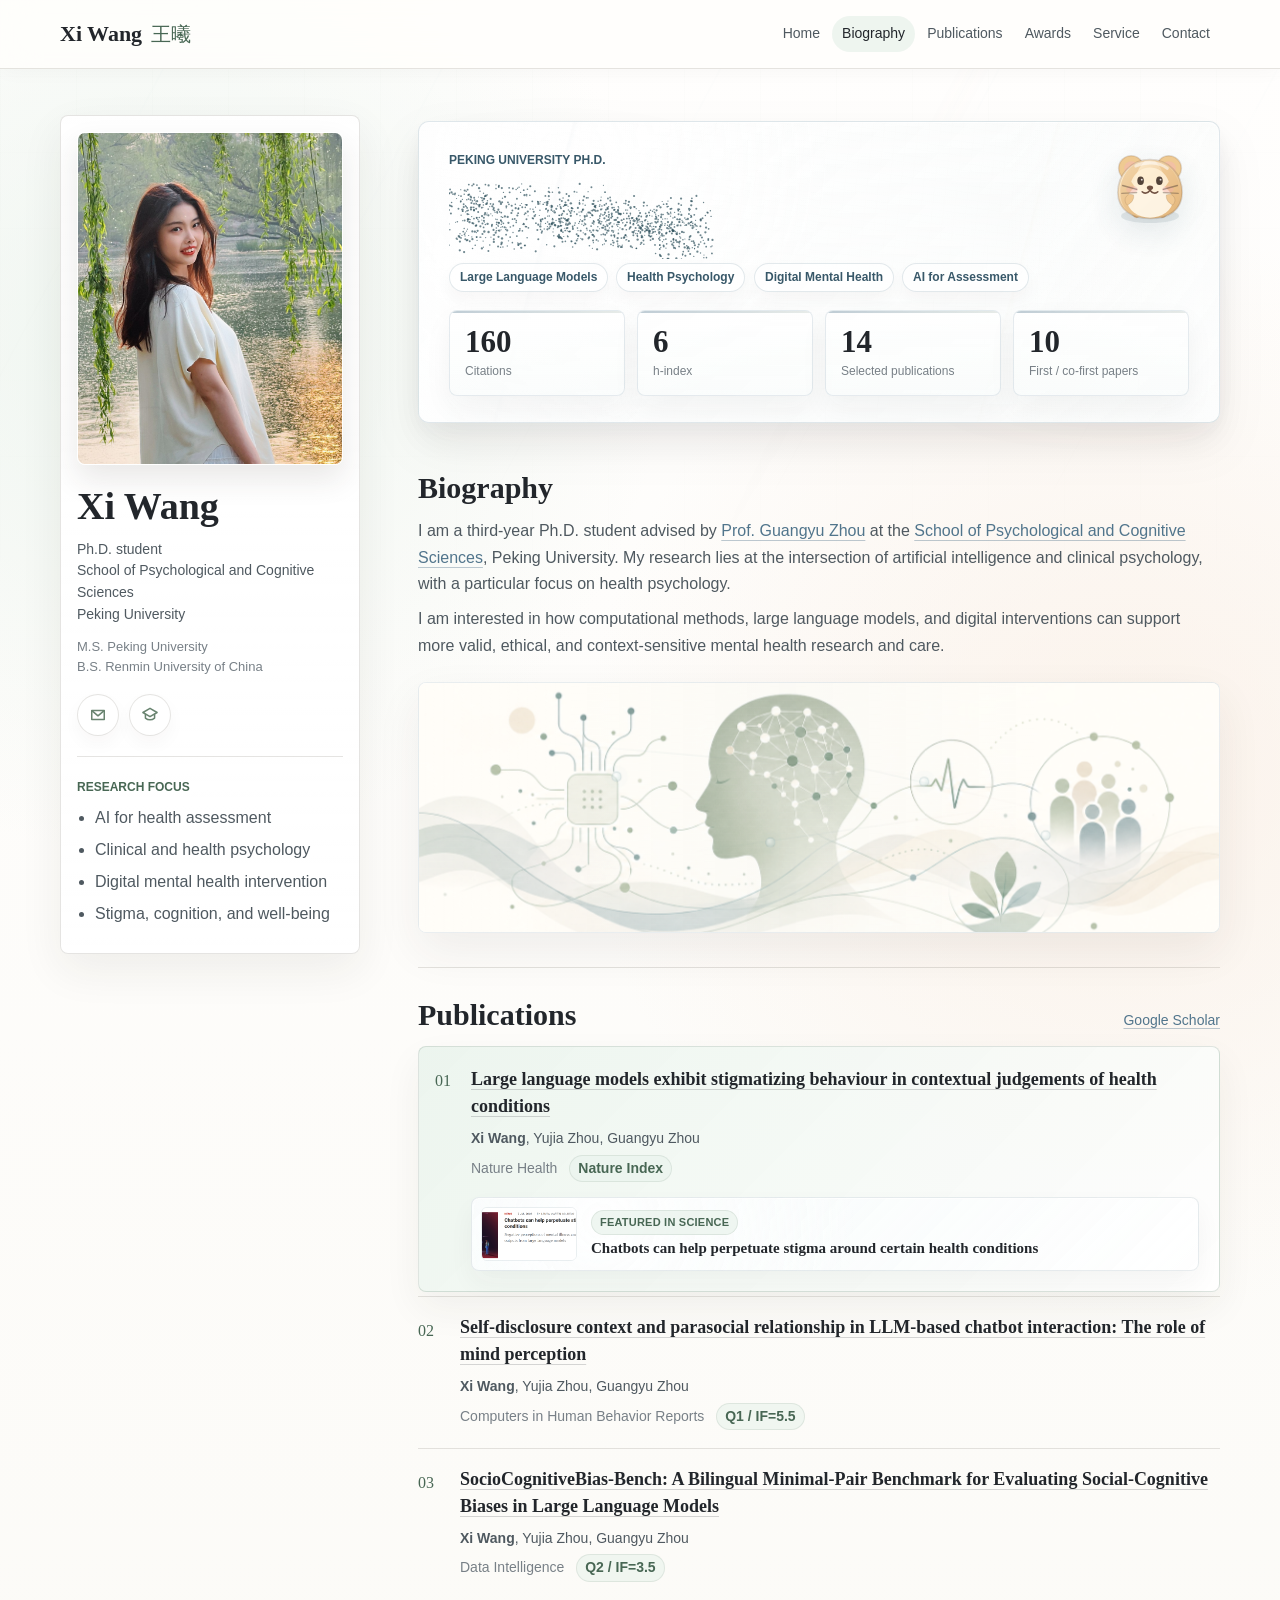
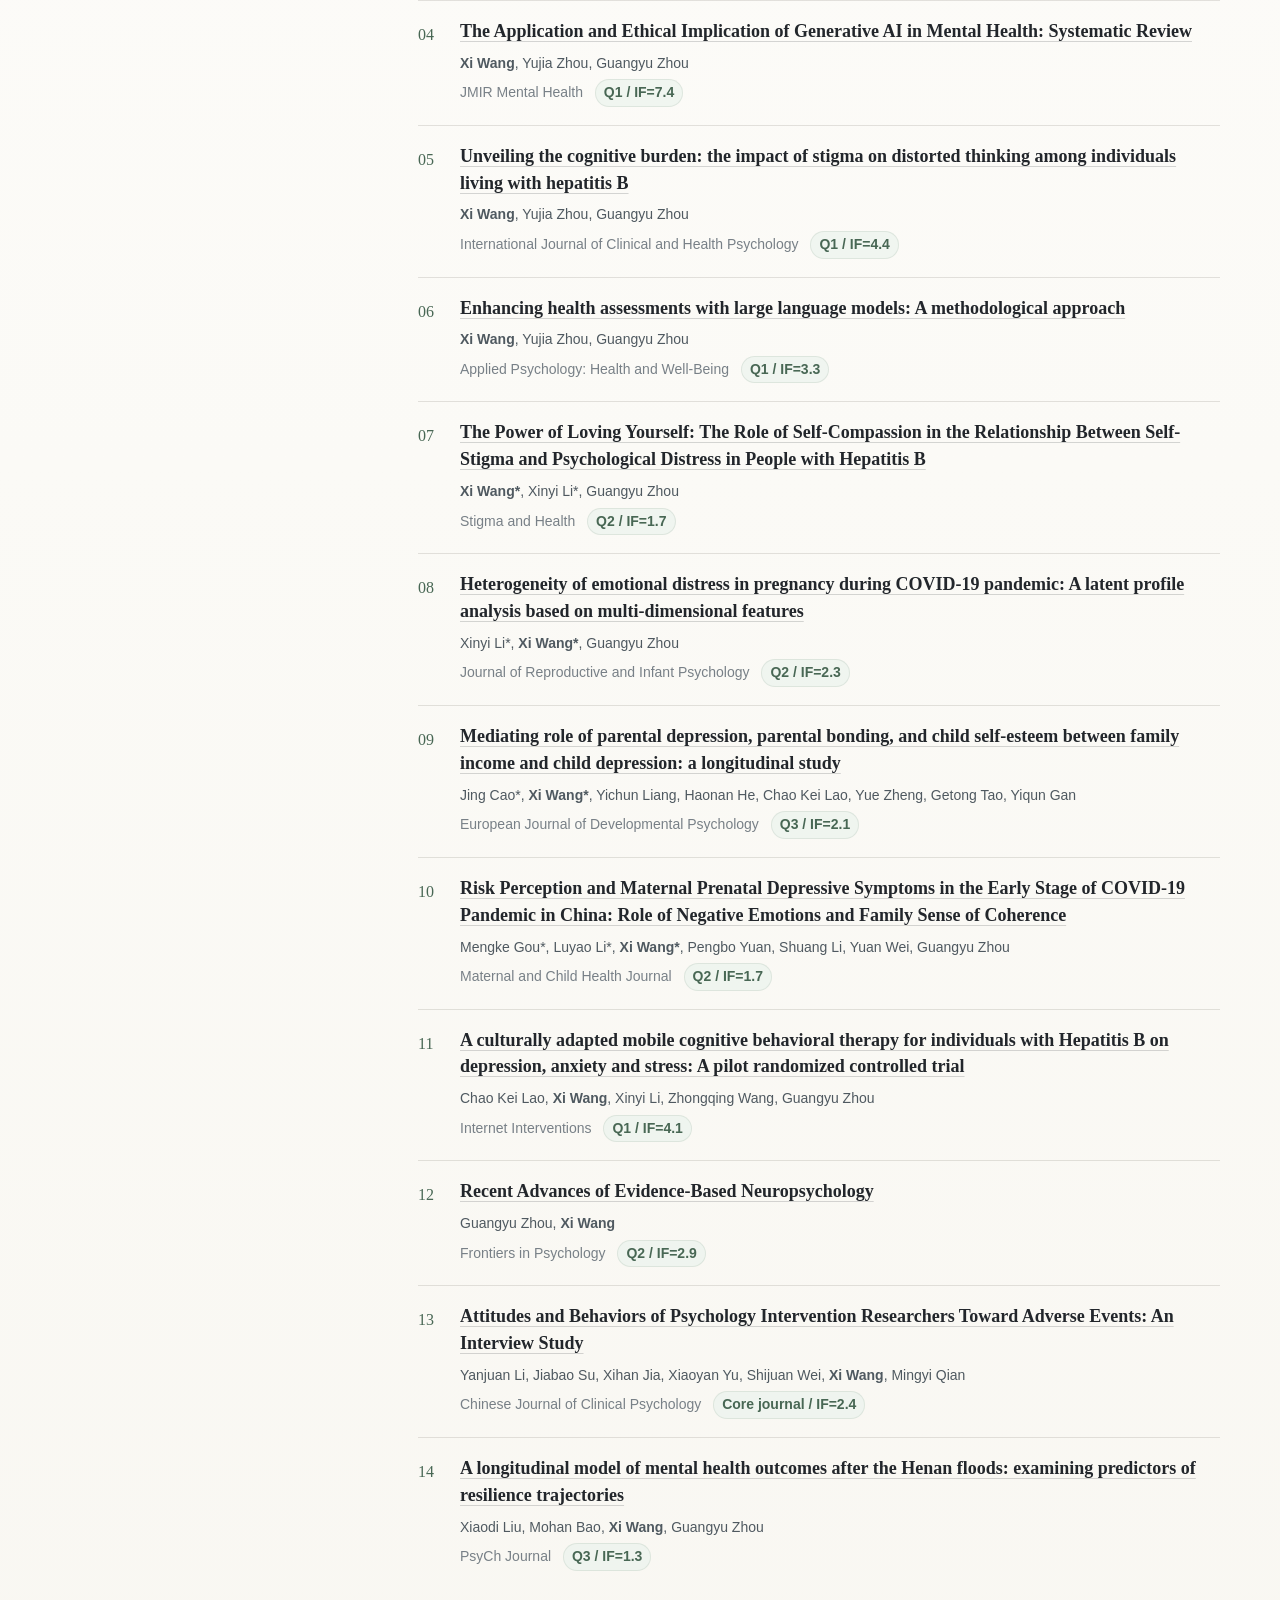
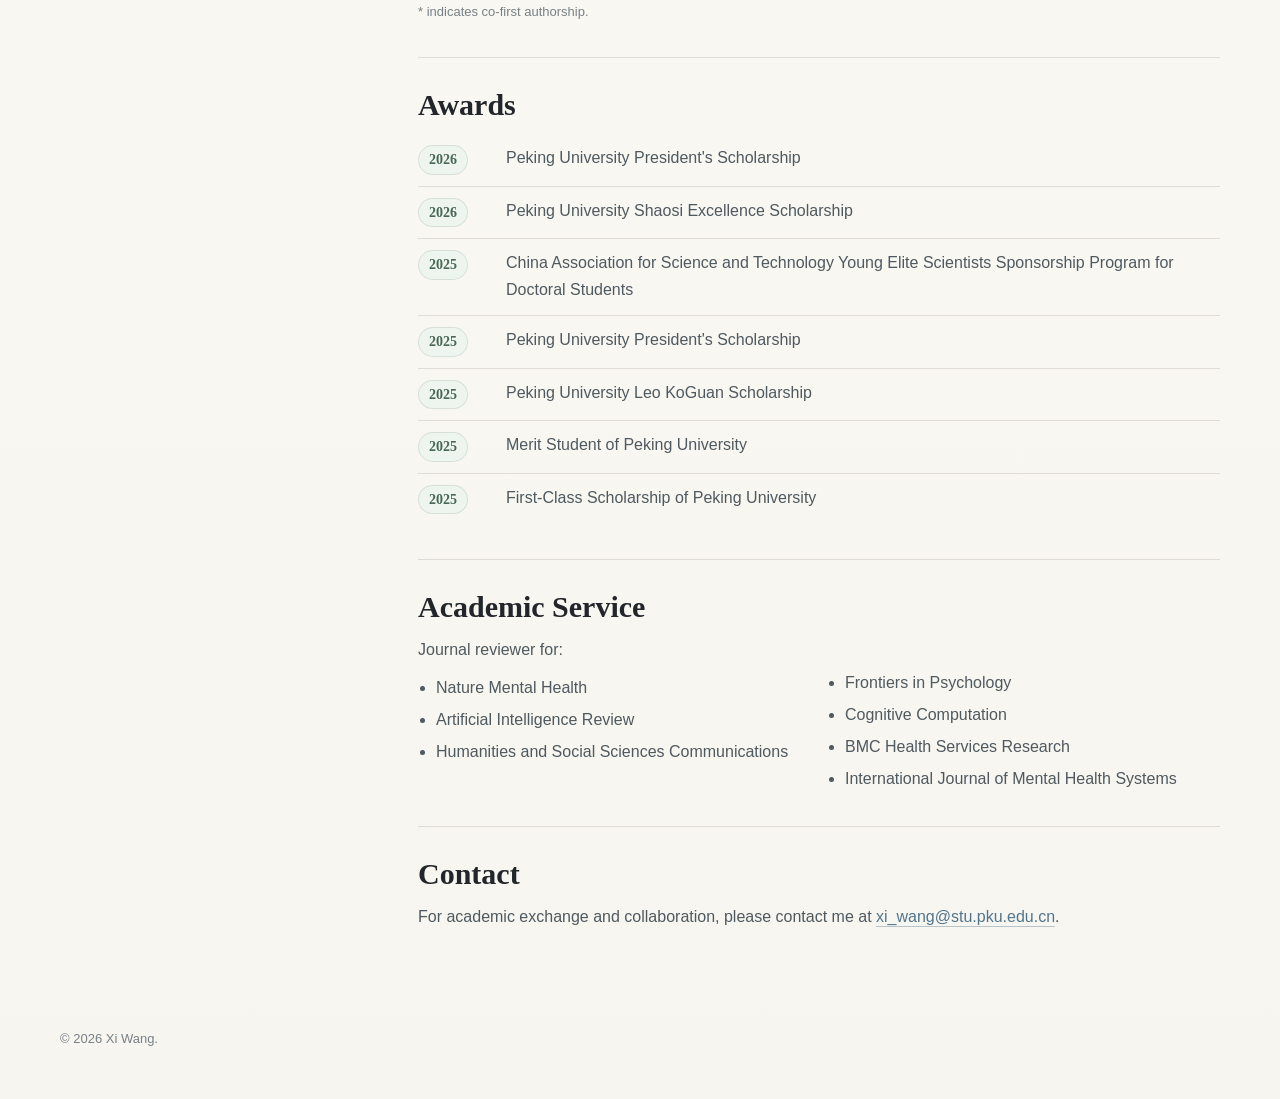
<file: index.html>
<!DOCTYPE html>
<!-- 代码介绍：王曦学术主页，展示个人简介、论文和学术服务。
     使用说明：以本目录为网站根目录启动静态服务器预览，或发布至 GitHub Pages；无命令行参数。 -->
<html lang="en">
<head>
  <meta name="baidu-site-verification" content="code-96PJHPGgrP">
  <meta name="google-site-verification" content="eZajx9n_zL9WfbInG4WsbEOwJJj_dhoAO4bfvGV8eM4">
  <meta charset="UTF-8">
  <meta http-equiv="X-UA-Compatible" content="IE=edge">
  <meta name="viewport" content="width=device-width, initial-scale=1">
  <title>Xi Wang (王曦) | Homepage</title>
  <meta name="description" content="Xi Wang (王曦) is a Ph.D. student at the School of Psychological and Cognitive Sciences, Peking University. Her research focuses on artificial intelligence, clinical psychology, health psychology, digital mental health, large language models, and social simulation.">
  <meta name="keywords" content="Xi Wang, 王曦, Elaine Wang, ElaineXWang, Xi Wang homepage, Xi Wang Peking University, Peking University PhD, School of Psychological and Cognitive Sciences, artificial intelligence, AI, health psychology, clinical psychology, digital mental health, mental health AI, large language models, LLMs, generative AI, social simulation, computational psychology, health assessment, digital intervention, stigma, well-being, Nature Health, Nature Index, Science news, Science coverage, Large language models exhibit stigmatizing behaviour, JMIR Mental Health">
  <meta name="author" content="Xi Wang">
  <meta name="robots" content="index, follow, max-image-preview:large">
  <meta name="googlebot" content="index, follow, max-image-preview:large">
  <meta name="bingbot" content="index, follow, max-image-preview:large">
  <meta name="baiduspider" content="index, follow">
  <meta name="application-name" content="Xi Wang Academic Homepage">
  <meta name="theme-color" content="#fbfaf6">
  <meta name="citation_author" content="Xi Wang">
  <meta name="citation_author_institution" content="Peking University">
  <meta name="citation_keywords" content="artificial intelligence; clinical psychology; health psychology; digital mental health; large language models; social simulation">
  <meta property="og:type" content="website">
  <meta property="og:site_name" content="Xi Wang Academic Homepage">
  <meta property="og:title" content="Xi Wang (王曦) | Homepage">
  <meta property="og:description" content="Academic homepage of Xi Wang, a Ph.D. student at Peking University working across artificial intelligence, clinical psychology, health psychology, digital mental health, and social simulation.">
  <meta property="og:url" content="https://elainexwang.github.io/">
  <meta property="og:image" content="https://elainexwang.github.io/img/profile-headshot.jpg">
  <meta property="og:image:alt" content="Portrait of Xi Wang">
  <meta name="twitter:card" content="summary_large_image">
  <meta name="twitter:title" content="Xi Wang (王曦) | Homepage">
  <meta name="twitter:description" content="AI, clinical psychology, health psychology, digital mental health, large language models, and social simulation at Peking University.">
  <meta name="twitter:image" content="https://elainexwang.github.io/img/profile-headshot.jpg">
  <link rel="canonical" href="https://elainexwang.github.io/">
  <link rel="shortcut icon" href="/img/favicon_3.jpg">
  <link rel="preload" href="/img/profile-headshot.jpg" as="image">
  <link rel="stylesheet" href="/css/index.css?v=20260708-science-coverage1">
  <script type="application/ld+json">
  {
    "@context": "https://schema.org",
    "@type": "Person",
    "name": "Xi Wang",
    "alternateName": ["王曦", "Elaine Wang", "ElaineXWang"],
    "url": "https://elainexwang.github.io/",
    "image": "https://elainexwang.github.io/img/profile-headshot.jpg",
    "email": "mailto:xi_wang@stu.pku.edu.cn",
    "jobTitle": "Ph.D. student",
    "affiliation": {
      "@type": "CollegeOrUniversity",
      "name": "Peking University",
      "url": "https://www.pku.edu.cn/"
    },
    "worksFor": {
      "@type": "Organization",
      "name": "School of Psychological and Cognitive Sciences, Peking University",
      "url": "https://www.psy.pku.edu.cn/"
    },
    "alumniOf": [
      {
        "@type": "CollegeOrUniversity",
        "name": "Peking University",
        "url": "https://www.pku.edu.cn/"
      },
      {
        "@type": "CollegeOrUniversity",
        "name": "Renmin University of China",
        "url": "https://www.ruc.edu.cn/"
      }
    ],
    "sameAs": [
      "https://scholar.google.com/citations?user=0OQKFSEAAAAJ&hl=en",
      "https://github.com/ElaineXWang"
    ],
    "knowsAbout": [
      "Artificial intelligence",
      "Clinical psychology",
      "Health psychology",
      "Digital mental health",
      "Large language models",
      "Generative AI",
      "Social simulation",
      "Computational psychology",
      "Digital intervention",
      "Mental health assessment"
    ]
  }
  </script>
</head>
<body>
  <a class="skip-link" href="#main">Skip to content</a>

  <header class="site-header">
    <div class="header-inner">
      <a class="brand" href="#top" aria-label="Xi Wang homepage">
        <span>Xi Wang</span>
        <span class="brand-cn" lang="zh-CN">王曦</span>
      </a>
      <button class="menu-toggle" type="button" aria-label="Open navigation" aria-expanded="false" data-menu-toggle>
        <span></span>
        <span></span>
      </button>
      <nav class="site-nav" aria-label="Primary navigation" data-site-nav>
        <a href="#top">Home</a>
        <a href="#biography">Biography</a>
        <a href="#publications">Publications</a>
        <a href="#awards">Awards</a>
        <a href="#service">Service</a>
        <a href="#contact">Contact</a>
      </nav>
    </div>
  </header>

  <main id="main" class="page-shell">
    <aside class="profile-panel" aria-label="Personal information">
      <img class="portrait" src="/img/profile-headshot.jpg" alt="Portrait of Xi Wang" onerror="this.onerror=null;this.src='/img/profile.png'">
      <h1>Xi Wang</h1>
      <p class="role">Ph.D. student<br>School of Psychological and Cognitive Sciences<br>Peking University</p>
      <p class="education">M.S. Peking University<br>B.S. Renmin University of China</p>

      <div class="links icon-links" aria-label="Academic links">
        <a class="icon-link" href="mailto:xi_wang@stu.pku.edu.cn" aria-label="Email" title="Email">
          <svg viewBox="0 0 24 24" aria-hidden="true">
            <path d="M4.5 6.5h15v11h-15z"></path>
            <path d="m5 7 7 6 7-6"></path>
          </svg>
        </a>
        <a class="icon-link" href="https://scholar.google.com/citations?user=0OQKFSEAAAAJ&amp;hl=en" target="_blank" rel="noopener" aria-label="Google Scholar" title="Google Scholar">
          <svg viewBox="0 0 24 24" aria-hidden="true">
            <path d="M12 4 3.5 9 12 14l8.5-5z"></path>
            <path d="M6.5 11.5v4.2c1.7 1.4 3.5 2.1 5.5 2.1s3.8-.7 5.5-2.1v-4.2"></path>
          </svg>
        </a>
      </div>

      <div class="focus-block">
        <h2>Research Focus</h2>
        <ul>
          <li>AI for health assessment</li>
          <li>Clinical and health psychology</li>
          <li>Digital mental health intervention</li>
          <li>Stigma, cognition, and well-being</li>
        </ul>
      </div>
    </aside>

    <div class="main-column" id="top">
      <section class="section intro-section reveal" id="biography" aria-labelledby="biography-title">
        <div class="identity-card-shell" data-identity-card aria-label="Xi Wang academic identity card">
          <div class="hero-space" data-identity-paper>
            <div class="hero-copy">
              <div class="identity-head" data-pet-avoid>
                <p class="hero-kicker">Peking University Ph.D.</p>
              </div>
              <div class="particle-title" data-particle-title data-particle-text="Xi Wang" aria-label="Xi Wang" data-pet-avoid>
                <canvas aria-hidden="true"></canvas>
                <span class="particle-fallback">Xi Wang</span>
              </div>
              <div class="identity-keywords" aria-label="Research keywords" data-pet-avoid>
                <span>Large Language Models</span>
                <span>Health Psychology</span>
                <span>Digital Mental Health</span>
                <span>AI for Assessment</span>
              </div>
              <div class="metrics-grid" aria-label="Academic metrics">
                <div class="metric-card" data-pet-avoid>
                  <strong>160</strong>
                  <span>Citations</span>
                </div>
                <div class="metric-card" data-pet-avoid>
                  <strong>6</strong>
                  <span>h-index</span>
                </div>
                <div class="metric-card" data-pet-avoid>
                  <strong>14</strong>
                  <span>Selected publications</span>
                </div>
                <div class="metric-card" data-pet-avoid>
                  <strong>10</strong>
                  <span>First / co-first papers</span>
                </div>
              </div>
            </div>
            <span class="pet-target-dot" data-pet-target aria-hidden="true"></span>
            <div class="hamster-pet" data-hamster-pet data-state="idle" role="button" tabindex="0" aria-label="Interactive desktop pet">
              <span class="hamster-hit"></span>
              <span class="pet-ring"></span>
              <span class="pet-sparkle sparkle-one"></span>
              <span class="pet-sparkle sparkle-two"></span>
              <span class="pet-sparkle sparkle-three"></span>
              <svg class="hamster-svg" viewBox="0 0 120 108" aria-hidden="true" focusable="false">
                <defs>
                  <linearGradient id="hamster-fur-gradient" x1="28" y1="22" x2="91" y2="96" gradientUnits="userSpaceOnUse">
                    <stop offset="0" stop-color="#fff3dc" />
                    <stop offset="0.46" stop-color="#f2d0a0" />
                    <stop offset="1" stop-color="#ddb075" />
                  </linearGradient>
                </defs>
                <ellipse cx="60" cy="92" rx="37" ry="9" fill="rgba(72,100,112,0.14)" />
                <ellipse class="hamster-leg leg-a" cx="43" cy="82" rx="8" ry="12" fill="#d9a86b" stroke="rgba(110,76,48,.18)" stroke-width="1.2" />
                <ellipse class="hamster-leg leg-b" cx="76" cy="82" rx="8" ry="12" fill="#d9a86b" stroke="rgba(110,76,48,.18)" stroke-width="1.2" />
                <circle class="hamster-ear-left" cx="36" cy="31" r="16" fill="#efc88e" stroke="rgba(110,76,48,.18)" stroke-width="2" />
                <circle class="hamster-ear-right" cx="84" cy="31" r="16" fill="#efc88e" stroke="rgba(110,76,48,.18)" stroke-width="2" />
                <circle cx="36" cy="31" r="9" fill="#f4b7ae" opacity="0.55" />
                <circle cx="84" cy="31" r="9" fill="#f4b7ae" opacity="0.55" />
                <path d="M60 20 C84 20 101 38 101 62 C101 84 84 95 61 95 C37 95 19 84 19 62 C19 39 36 20 60 20Z" fill="url(#hamster-fur-gradient)" stroke="rgba(110,76,48,.2)" stroke-width="2.2" />
                <path d="M22 60 C23 39 36 24 54 21 C39 36 35 60 42 91 C29 87 22 77 22 60Z" fill="#e7b678" opacity="0.52" />
                <path d="M98 60 C97 39 84 24 66 21 C81 36 85 60 78 91 C91 87 98 77 98 60Z" fill="#e7b678" opacity="0.47" />
                <ellipse cx="60" cy="72" rx="29" ry="22" fill="#fff8e9" opacity="0.92" />
                <path d="M36 48 C41 35 51 30 60 30 C69 30 79 35 84 48 C79 57 72 62 60 62 C48 62 41 57 36 48Z" fill="#fff1d7" opacity="0.86" />
                <path class="hamster-leg leg-b" d="M34 64 C28 66 26 73 31 78 C37 75 40 70 39 65Z" fill="#f0c68e" stroke="rgba(110,76,48,.18)" stroke-width="1.2" />
                <path class="hamster-leg leg-a" d="M86 64 C92 66 94 73 89 78 C83 75 80 70 81 65Z" fill="#f0c68e" stroke="rgba(110,76,48,.18)" stroke-width="1.2" />
                <ellipse class="hamster-eye eye-left" cx="48" cy="47" rx="4.2" ry="5.4" fill="#4c3b31" />
                <ellipse class="hamster-eye eye-right" cx="72" cy="47" rx="4.2" ry="5.4" fill="#4c3b31" />
                <circle cx="49.5" cy="45.5" r="1.2" fill="#fff" opacity=".86" />
                <circle cx="73.5" cy="45.5" r="1.2" fill="#fff" opacity=".86" />
                <path d="M56 56 C56 52 64 52 64 56 C64 60 56 60 56 56Z" fill="#6b4a3a" />
                <path d="M60 59 C57 63 53 64 50 61" fill="none" stroke="#6b4a3a" stroke-width="2" stroke-linecap="round" />
                <path d="M60 59 C63 63 67 64 70 61" fill="none" stroke="#6b4a3a" stroke-width="2" stroke-linecap="round" />
                <ellipse class="hamster-cheek-left" cx="37" cy="58" rx="7.5" ry="4.5" fill="#f2a9a7" opacity=".42" />
                <ellipse class="hamster-cheek-right" cx="83" cy="58" rx="7.5" ry="4.5" fill="#f2a9a7" opacity=".42" />
                <path d="M43 58 L25 53" stroke="rgba(76,59,49,.48)" stroke-width="1.7" stroke-linecap="round" />
                <path d="M43 62 L24 63" stroke="rgba(76,59,49,.4)" stroke-width="1.7" stroke-linecap="round" />
                <path d="M77 58 L95 53" stroke="rgba(76,59,49,.48)" stroke-width="1.7" stroke-linecap="round" />
                <path d="M77 62 L96 63" stroke="rgba(76,59,49,.4)" stroke-width="1.7" stroke-linecap="round" />
                <path d="M42 28 C54 22 72 23 82 31" fill="none" stroke="rgba(255,255,255,.55)" stroke-width="4" stroke-linecap="round" />
              </svg>
            </div>
          </div>
        </div>

        <h2 id="biography-title">Biography</h2>
        <p>
          I am a third-year Ph.D. student advised by
          <a href="https://www.psy.pku.edu.cn/szdw/qzjy/jsyjy/zgy/index.htm" target="_blank" rel="noopener">Prof. Guangyu Zhou</a>
          at the
          <a href="https://www.psy.pku.edu.cn/" target="_blank" rel="noopener">School of Psychological and Cognitive Sciences</a>,
          Peking University. My research lies at the intersection of artificial intelligence and clinical psychology, with a
          particular focus on health psychology.
        </p>
        <p>
          I am interested in how computational methods, large language models, and digital interventions can support more
          valid, ethical, and context-sensitive mental health research and care.
        </p>
        <figure class="research-visual" data-research-visual role="img" tabindex="0" aria-label="Interactive conceptual map of research directions">
          <div class="research-visual-inner" data-research-layer>
            <img src="/img/research-map.png" alt="Conceptual illustration of AI, psychology, health, and social connection">
            <span class="research-flow flow-a" aria-hidden="true"></span>
            <span class="research-flow flow-b" aria-hidden="true"></span>
            <span class="research-flow flow-c" aria-hidden="true"></span>
            <span class="research-node node-ai" data-node-label="LLMs" aria-hidden="true"><span>LLMs</span></span>
            <span class="research-node node-health" data-node-label="Health Psychology" aria-hidden="true"><span>Health Psychology</span></span>
            <span class="research-node node-digital" data-node-label="Digital Mental Health" aria-hidden="true"><span>Digital Mental Health</span></span>
            <span class="research-node node-social" data-node-label="Social Simulation" aria-hidden="true"><span>Social Simulation</span></span>
          </div>
        </figure>
      </section>

      <section class="section publications-section reveal" id="publications" aria-labelledby="publications-title">
        <div class="section-heading">
          <h2 id="publications-title">Publications</h2>
          <a href="https://scholar.google.com/citations?user=0OQKFSEAAAAJ&amp;hl=en" target="_blank" rel="noopener">Google Scholar</a>
        </div>

        <ol class="publication-list">
          <li class="publication highlight">
            <a class="paper-title" href="https://www.nature.com/articles/s44360-026-00164-4" target="_blank" rel="noopener">Large language models exhibit stigmatizing behaviour in contextual judgements of health conditions</a>
            <p class="authors"><strong>Xi Wang</strong>, Yujia Zhou, Guangyu Zhou</p>
            <p class="venue">Nature Health <span>Nature Index</span></p>
            <a class="press-coverage" href="https://www.science.org/content/article/chatbots-can-help-perpetuate-stigma-around-certain-health-conditions" target="_blank" rel="noopener" aria-label="Science coverage of the Nature Health paper">
              <img src="/img/science-news.png" alt="" loading="lazy" aria-hidden="true">
              <span class="press-copy">
                <span class="press-label">Featured in Science</span>
                <span class="press-title">Chatbots can help perpetuate stigma around certain health conditions</span>
              </span>
            </a>
          </li>

          <li class="publication">
            <a class="paper-title" href="https://doi.org/10.1016/j.chbr.2026.101386" target="_blank" rel="noopener">Self-disclosure context and parasocial relationship in LLM-based chatbot interaction: The role of mind perception</a>
            <p class="authors"><strong>Xi Wang</strong>, Yujia Zhou, Guangyu Zhou</p>
            <p class="venue">Computers in Human Behavior Reports <span>Q1 / IF=5.5</span></p>
          </li>

          <li class="publication">
            <a class="paper-title" href="https://doi.org/10.3724/2096-7004.di.2026.0494" target="_blank" rel="noopener">SocioCognitiveBias-Bench: A Bilingual Minimal-Pair Benchmark for Evaluating Social-Cognitive Biases in Large Language Models</a>
            <p class="authors"><strong>Xi Wang</strong>, Yujia Zhou, Guangyu Zhou</p>
            <p class="venue">Data Intelligence <span>Q2 / IF=3.5</span></p>
          </li>

          <li class="publication">
            <a class="paper-title" href="https://doi.org/10.2196/70610" target="_blank" rel="noopener">The Application and Ethical Implication of Generative AI in Mental Health: Systematic Review</a>
            <p class="authors"><strong>Xi Wang</strong>, Yujia Zhou, Guangyu Zhou</p>
            <p class="venue">JMIR Mental Health <span>Q1 / IF=7.4</span></p>
          </li>

          <li class="publication">
            <a class="paper-title" href="https://doi.org/10.1016/j.ijchp.2025.100556" target="_blank" rel="noopener">Unveiling the cognitive burden: the impact of stigma on distorted thinking among individuals living with hepatitis B</a>
            <p class="authors"><strong>Xi Wang</strong>, Yujia Zhou, Guangyu Zhou</p>
            <p class="venue">International Journal of Clinical and Health Psychology <span>Q1 / IF=4.4</span></p>
          </li>

          <li class="publication">
            <a class="paper-title" href="https://doi.org/10.1111/aphw.12602" target="_blank" rel="noopener">Enhancing health assessments with large language models: A methodological approach</a>
            <p class="authors"><strong>Xi Wang</strong>, Yujia Zhou, Guangyu Zhou</p>
            <p class="venue">Applied Psychology: Health and Well-Being <span>Q1 / IF=3.3</span></p>
          </li>

          <li class="publication">
            <a class="paper-title" href="https://doi.org/10.1037/sah0000534" target="_blank" rel="noopener">The Power of Loving Yourself: The Role of Self-Compassion in the Relationship Between Self-Stigma and Psychological Distress in People with Hepatitis B</a>
            <p class="authors"><strong>Xi Wang*</strong>, Xinyi Li*, Guangyu Zhou</p>
            <p class="venue">Stigma and Health <span>Q2 / IF=1.7</span></p>
          </li>

          <li class="publication">
            <a class="paper-title" href="https://doi.org/10.1080/02646838.2023.2192748" target="_blank" rel="noopener">Heterogeneity of emotional distress in pregnancy during COVID-19 pandemic: A latent profile analysis based on multi-dimensional features</a>
            <p class="authors">Xinyi Li*, <strong>Xi Wang*</strong>, Guangyu Zhou</p>
            <p class="venue">Journal of Reproductive and Infant Psychology <span>Q2 / IF=2.3</span></p>
          </li>

          <li class="publication">
            <a class="paper-title" href="https://doi.org/10.1080/17405629.2024.2315760" target="_blank" rel="noopener">Mediating role of parental depression, parental bonding, and child self-esteem between family income and child depression: a longitudinal study</a>
            <p class="authors">Jing Cao*, <strong>Xi Wang*</strong>, Yichun Liang, Haonan He, Chao Kei Lao, Yue Zheng, Getong Tao, Yiqun Gan</p>
            <p class="venue">European Journal of Developmental Psychology <span>Q3 / IF=2.1</span></p>
          </li>

          <li class="publication">
            <a class="paper-title" href="https://doi.org/10.1007/s10995-024-03964-w" target="_blank" rel="noopener">Risk Perception and Maternal Prenatal Depressive Symptoms in the Early Stage of COVID-19 Pandemic in China: Role of Negative Emotions and Family Sense of Coherence</a>
            <p class="authors">Mengke Gou*, Luyao Li*, <strong>Xi Wang*</strong>, Pengbo Yuan, Shuang Li, Yuan Wei, Guangyu Zhou</p>
            <p class="venue">Maternal and Child Health Journal <span>Q2 / IF=1.7</span></p>
          </li>

          <li class="publication">
            <a class="paper-title" href="https://doi.org/10.1016/j.invent.2025.100862" target="_blank" rel="noopener">A culturally adapted mobile cognitive behavioral therapy for individuals with Hepatitis B on depression, anxiety and stress: A pilot randomized controlled trial</a>
            <p class="authors">Chao Kei Lao, <strong>Xi Wang</strong>, Xinyi Li, Zhongqing Wang, Guangyu Zhou</p>
            <p class="venue">Internet Interventions <span>Q1 / IF=4.1</span></p>
          </li>

          <li class="publication">
            <a class="paper-title" href="https://doi.org/10.3389/fpsyg.2021.740450" target="_blank" rel="noopener">Recent Advances of Evidence-Based Neuropsychology</a>
            <p class="authors">Guangyu Zhou, <strong>Xi Wang</strong></p>
            <p class="venue">Frontiers in Psychology <span>Q2 / IF=2.9</span></p>
          </li>

          <li class="publication">
            <a class="paper-title" href="https://www.cnki.com.cn/Article/CJFDTotal-ZLCY202304026.htm" target="_blank" rel="noopener">Attitudes and Behaviors of Psychology Intervention Researchers Toward Adverse Events: An Interview Study</a>
            <p class="authors">Yanjuan Li, Jiabao Su, Xihan Jia, Xiaoyan Yu, Shijuan Wei, <strong>Xi Wang</strong>, Mingyi Qian</p>
            <p class="venue">Chinese Journal of Clinical Psychology <span>Core journal / IF=2.4</span></p>
          </li>

          <li class="publication">
            <a class="paper-title" href="https://doi.org/10.1002/pchj.781" target="_blank" rel="noopener">A longitudinal model of mental health outcomes after the Henan floods: examining predictors of resilience trajectories</a>
            <p class="authors">Xiaodi Liu, Mohan Bao, <strong>Xi Wang</strong>, Guangyu Zhou</p>
            <p class="venue">PsyCh Journal <span>Q3 / IF=1.3</span></p>
          </li>
        </ol>
        <p class="publication-note">* indicates co-first authorship.</p>
      </section>

      <section class="section awards-section reveal" id="awards" aria-labelledby="awards-title">
        <h2 id="awards-title">Awards</h2>
        <ul class="award-list">
          <li><span class="year-tags"><time datetime="2026">2026</time></span><span>Peking University President's Scholarship</span></li>
          <li><span class="year-tags"><time datetime="2026">2026</time></span><span>Peking University Shaosi Excellence Scholarship</span></li>
          <li><span class="year-tags"><time datetime="2025">2025</time></span><span>China Association for Science and Technology Young Elite Scientists Sponsorship Program for Doctoral Students</span></li>
          <li><span class="year-tags"><time datetime="2025">2025</time></span><span>Peking University President's Scholarship</span></li>
          <li><span class="year-tags"><time datetime="2025">2025</time></span><span>Peking University Leo KoGuan Scholarship</span></li>
          <li><span class="year-tags"><time datetime="2025">2025</time></span><span>Merit Student of Peking University</span></li>
          <li><span class="year-tags"><time datetime="2025">2025</time></span><span>First-Class Scholarship of Peking University</span></li>
        </ul>
      </section>

      <section class="section service-section reveal" id="service" aria-labelledby="service-title">
        <h2 id="service-title">Academic Service</h2>
        <p class="service-intro">Journal reviewer for:</p>
        <ul class="service-list">
          <li>Nature Mental Health</li>
          <li>Artificial Intelligence Review</li>
          <li>Humanities and Social Sciences Communications</li>
          <li>Frontiers in Psychology</li>
          <li>Cognitive Computation</li>
          <li>BMC Health Services Research</li>
          <li>International Journal of Mental Health Systems</li>
        </ul>
      </section>

      <section class="section contact-section reveal" id="contact" aria-labelledby="contact-title">
        <h2 id="contact-title">Contact</h2>
        <p>For academic exchange and collaboration, please contact me at <a href="mailto:xi_wang@stu.pku.edu.cn">xi_wang@stu.pku.edu.cn</a>.</p>
      </section>
    </div>
  </main>

  <button class="back-to-top" type="button" aria-label="Back to top" data-back-to-top>Top</button>

  <footer class="site-footer">
    <p>&copy; 2026 Xi Wang.</p>
  </footer>

  <script src="/js/main.js?v=20260708-science-coverage1"></script>
</body>
</html>
</file>
<file: css/index.css>
:root {
  --bg: #fbfaf6;
  --paper: rgba(255, 255, 255, 0.84);
  --paper-solid: #ffffff;
  --ink: #22262b;
  --text: #4f5960;
  --muted: #788087;
  --line: rgba(96, 90, 78, 0.16);
  --line-strong: rgba(96, 90, 78, 0.28);
  --sage: #698470;
  --sage-ink: #486754;
  --sage-soft: rgba(233, 243, 236, 0.78);
  --clay: #a0735f;
  --shadow: 0 24px 64px rgba(47, 42, 34, 0.08), 0 2px 12px rgba(47, 42, 34, 0.04);
  --shadow-soft: 0 16px 44px rgba(47, 42, 34, 0.07);
  --serif: Georgia, "Times New Roman", serif;
  --sans: "Segoe UI", "Helvetica Neue", Arial, sans-serif;
  --content: 1160px;
}

* {
  box-sizing: border-box;
}

html {
  scroll-behavior: smooth;
  -webkit-text-size-adjust: 100%;
}

body {
  position: relative;
  isolation: isolate;
  min-height: 100vh;
  margin: 0;
  color: var(--ink);
  background:
    radial-gradient(circle at 12% 8%, rgba(232, 242, 235, 0.72), transparent 32rem),
    radial-gradient(circle at 88% 18%, rgba(248, 233, 220, 0.54), transparent 34rem),
    linear-gradient(180deg, #fffefd 0%, #fbfaf6 48%, #f7f5ef 100%),
    var(--bg);
  font-family: var(--sans);
  font-size: 16px;
  line-height: 1.68;
  letter-spacing: 0;
  -webkit-font-smoothing: antialiased;
}

body::before {
  content: "";
  position: fixed;
  inset: 0;
  z-index: -2;
  pointer-events: none;
  background:
    linear-gradient(90deg, rgba(105, 132, 112, 0.035) 1px, transparent 1px),
    linear-gradient(180deg, rgba(105, 132, 112, 0.025) 1px, transparent 1px);
  background-size: 76px 76px;
  -webkit-mask-image: linear-gradient(180deg, rgba(0, 0, 0, 0.42), transparent 72%);
  mask-image: linear-gradient(180deg, rgba(0, 0, 0, 0.42), transparent 72%);
}

body::after {
  content: "";
  position: fixed;
  inset: -18% -10%;
  z-index: -1;
  pointer-events: none;
  background:
    repeating-linear-gradient(118deg, transparent 0 118px, rgba(81, 117, 140, 0.045) 119px 120px, transparent 121px 246px),
    linear-gradient(118deg, transparent 8%, rgba(105, 132, 112, 0.07) 8.5%, transparent 9.3% 55%, rgba(160, 115, 95, 0.055) 56%, transparent 57%);
  opacity: 0.62;
  transform: translate3d(0, 0, 0);
  animation: depth-drift 34s ease-in-out infinite alternate;
  -webkit-mask-image: linear-gradient(180deg, rgba(0, 0, 0, 0.45), transparent 76%);
  mask-image: linear-gradient(180deg, rgba(0, 0, 0, 0.45), transparent 76%);
}

body.nav-open {
  overflow: hidden;
}

a {
  color: #51758c;
  text-decoration-thickness: 1px;
  text-underline-offset: 0.22em;
  text-decoration-color: rgba(81, 117, 140, 0.38);
  transition: color 180ms ease, text-decoration-color 180ms ease, background 180ms ease, border-color 180ms ease, transform 180ms ease;
}

a:hover {
  color: var(--clay);
  text-decoration-color: currentColor;
}

button {
  font: inherit;
  cursor: pointer;
}

img {
  max-width: 100%;
}

::selection {
  color: var(--ink);
  background: #dce8df;
}

.skip-link {
  position: fixed;
  top: 12px;
  left: 12px;
  z-index: 100;
  transform: translateY(-140%);
  padding: 8px 12px;
  background: var(--paper-solid);
  border: 1px solid var(--line);
  border-radius: 999px;
}

.skip-link:focus {
  transform: translateY(0);
}

.site-header {
  position: sticky;
  top: 0;
  z-index: 50;
  background: rgba(255, 254, 252, 0.82);
  border-bottom: 1px solid var(--line);
  backdrop-filter: blur(18px);
  box-shadow: 0 1px 20px rgba(47, 42, 34, 0.035);
}

.header-inner {
  display: flex;
  align-items: center;
  justify-content: space-between;
  gap: 24px;
  width: min(100% - 48px, var(--content));
  min-height: 68px;
  margin: 0 auto;
}

.brand {
  display: inline-flex;
  align-items: baseline;
  gap: 9px;
  color: var(--ink);
  font-family: var(--serif);
  font-size: 22px;
  font-weight: 700;
  text-decoration: none;
}

.brand-cn {
  color: var(--sage-ink);
  font-family: KaiTi, STKaiti, "Kaiti SC", "KaiTi", serif;
  font-size: 20px;
  font-weight: 400;
}

.site-nav {
  display: flex;
  align-items: center;
  gap: 2px;
}

.site-nav a {
  display: inline-flex;
  align-items: center;
  min-height: 36px;
  padding: 6px 10px;
  color: var(--text);
  font-size: 14px;
  text-decoration: none;
  border-radius: 999px;
}

.site-nav a:hover,
.site-nav a.is-active {
  color: var(--ink);
  background: var(--sage-soft);
}

.menu-toggle {
  display: none;
  width: 40px;
  height: 40px;
  place-items: center;
  padding: 0;
  background: var(--paper-solid);
  border: 1px solid var(--line);
  border-radius: 999px;
}

.menu-toggle span {
  display: block;
  width: 17px;
  height: 2px;
  grid-area: 1 / 1;
  background: var(--ink);
  transition: transform 180ms ease;
}

.menu-toggle span + span {
  transform: translateY(6px);
}

body.nav-open .menu-toggle span:first-child {
  transform: rotate(42deg);
}

body.nav-open .menu-toggle span + span {
  transform: rotate(-42deg);
}

.page-shell {
  display: grid;
  grid-template-columns: 300px minmax(0, 1fr);
  gap: 58px;
  width: min(100% - 48px, var(--content));
  margin: 0 auto;
  padding: 46px 0 76px;
}

.profile-panel {
  position: sticky;
  top: 92px;
  align-self: start;
  overflow: hidden;
  padding: 16px 16px 20px;
  background:
    linear-gradient(180deg, rgba(255, 255, 255, 0.94), rgba(255, 255, 255, 0.74)),
    var(--paper);
  border: 1px solid var(--line);
  border-radius: 8px;
  box-shadow: var(--shadow-soft);
  backdrop-filter: blur(18px);
}

.portrait {
  display: block;
  width: 100%;
  aspect-ratio: 4 / 5;
  height: auto;
  object-fit: cover;
  object-position: 50% 48%;
  border: 1px solid rgba(255, 255, 255, 0.72);
  border-radius: 8px;
  box-shadow: 0 14px 30px rgba(54, 46, 36, 0.11);
  margin-bottom: 22px;
}

.profile-panel h1 {
  margin: 0;
  font-family: var(--serif);
  font-size: 38px;
  line-height: 1;
}

.role {
  margin: 14px 0 0;
  color: var(--text);
  font-size: 14px;
  line-height: 1.55;
}

.education {
  margin: 12px 0 0;
  color: var(--muted);
  font-size: 13px;
  line-height: 1.5;
}

.focus-block {
  margin-top: 20px;
  padding-top: 20px;
  border-top: 1px solid var(--line);
}

.focus-block h2 {
  margin: 0 0 8px;
  color: var(--sage-ink);
  font-size: 12px;
  text-transform: uppercase;
}

.focus-block ul,
.service-list {
  margin: 0;
  padding-left: 18px;
}

.focus-block li,
.service-list li {
  color: var(--text);
  margin: 5px 0;
}

.links {
  display: flex;
  flex-wrap: wrap;
  gap: 8px;
  margin-top: 18px;
}

.links a {
  display: inline-flex;
  align-items: center;
  justify-content: center;
  min-height: 38px;
  padding: 7px 13px;
  color: var(--ink);
  background: rgba(255, 255, 255, 0.82);
  border: 1px solid var(--line);
  border-radius: 999px;
  box-shadow: 0 8px 18px rgba(47, 42, 34, 0.035);
  text-decoration: none;
}

.icon-links {
  gap: 10px;
}

.icon-link {
  width: 42px;
  height: 42px;
  padding: 0 !important;
}

.icon-link svg {
  width: 20px;
  height: 20px;
  fill: none;
  stroke: var(--sage);
  stroke-width: 1.8;
  stroke-linecap: round;
  stroke-linejoin: round;
}

.links a:hover {
  background: var(--paper-solid);
  border-color: var(--line-strong);
  transform: translateY(-1px);
}

.main-column {
  min-width: 0;
}

.section {
  scroll-margin-top: 88px;
  padding: 30px 0 34px;
}

.section + .section {
  border-top: 1px solid var(--line);
}

.section h2 {
  margin: 0 0 12px;
  font-family: var(--serif);
  font-size: 30px;
  line-height: 1.16;
}

.section p {
  margin: 0;
  color: var(--text);
  font-size: 16px;
}

.section p + p {
  margin-top: 8px;
}

.intro-section {
  padding-top: 0;
}

.identity-card-shell {
  position: relative;
  isolation: isolate;
  margin: -12px -18px 30px;
  padding: 18px;
  --sheen-x: 50%;
  --sheen-y: 50%;
  --sheen-opacity: 0;
  --surface-dent: 0;
  --paper-shadow: 0.052;
  --paper-contact: 0.035;
  animation: paper-card-enter 1180ms cubic-bezier(0.19, 1, 0.22, 1) 120ms both;
}

.identity-card-shell::before {
  content: "";
  position: absolute;
  inset: 9px 12px;
  z-index: 0;
  pointer-events: none;
  background:
    radial-gradient(circle at 18% 28%, rgba(105, 132, 112, 0.09), transparent 31%),
    radial-gradient(circle at 86% 78%, rgba(205, 171, 112, 0.07), transparent 34%);
  border-radius: 18px;
  filter: blur(24px);
  opacity: 0.4;
  transform: translate3d(0, 8px, 0);
  transition: opacity 420ms ease, filter 420ms ease, transform 420ms ease;
}

.hero-space {
  position: relative;
  z-index: 2;
  overflow: hidden;
  min-height: 276px;
  margin-bottom: 0;
  padding: 24px 30px 26px;
  background:
    radial-gradient(circle at 18% 12%, rgba(255, 255, 255, 0.98), transparent 38%),
    linear-gradient(135deg, rgba(255, 255, 255, 0.965), rgba(247, 250, 249, 0.86)),
    linear-gradient(118deg, rgba(81, 117, 140, 0.065), transparent 22%, transparent 62%, rgba(205, 171, 112, 0.052)),
    repeating-linear-gradient(92deg, rgba(64, 100, 112, 0.018) 0 1px, transparent 1px 52px);
  border: 1px solid rgba(81, 117, 140, 0.17);
  border-radius: 11px;
  box-shadow:
    0 18px 42px rgba(47, 42, 34, var(--paper-shadow)),
    0 9px 22px rgba(81, 117, 140, var(--paper-contact)),
    inset 0 1px 0 rgba(255, 255, 255, 0.86),
    inset 0 -18px 34px rgba(81, 117, 140, 0.025),
    inset 0 0 0 1px rgba(255, 255, 255, 0.48);
  filter: drop-shadow(0 20px 24px rgba(47, 42, 34, 0.055));
  transition: border-color 320ms ease, filter 420ms ease;
}

.hero-space::before,
.hero-space::after {
  content: "";
  position: absolute;
  inset: 0;
  pointer-events: none;
}

.hero-space::before {
  z-index: 0;
  background:
    linear-gradient(105deg, transparent 0 18%, rgba(81, 117, 140, 0.062) 18.2%, transparent 18.9% 72%, rgba(205, 171, 112, 0.052) 72.2%, transparent 72.9%),
    repeating-linear-gradient(8deg, rgba(64, 100, 112, 0.012) 0 1px, transparent 1px 7px),
    repeating-linear-gradient(96deg, rgba(205, 171, 112, 0.01) 0 1px, transparent 1px 11px);
  opacity: 0.55;
  transform: translate3d(0, 0, 0) scale(1.018);
  transform-origin: center;
  animation: paper-light-drift 30s ease-in-out infinite alternate;
}

.hero-space::after {
  z-index: 1;
  background:
    radial-gradient(circle at var(--sheen-x) var(--sheen-y), rgba(255, 255, 255, var(--sheen-opacity)), transparent 176px),
    radial-gradient(circle at calc(var(--sheen-x) + 34px) calc(var(--sheen-y) + 32px), rgba(81, 117, 140, var(--surface-dent)), transparent 122px),
    linear-gradient(90deg, rgba(255, 255, 255, 0.48), transparent 27%, transparent 74%, rgba(255, 255, 255, 0.42)),
    linear-gradient(180deg, rgba(255, 255, 255, 0.13), rgba(255, 255, 255, 0.56));
}

.hero-copy {
  position: relative;
  z-index: 3;
  max-width: none;
}

.pet-target-dot {
  position: absolute;
  left: 0;
  top: 0;
  z-index: 4;
  width: 10px;
  height: 10px;
  border-radius: 50%;
  background: rgba(207, 164, 100, 0.3);
  box-shadow: 0 0 0 7px rgba(207, 164, 100, 0.065);
  opacity: 0;
  pointer-events: none;
  transform: translate3d(-50%, -50%, 0) scale(0.62);
}

.pet-target-dot.is-visible {
  animation: pet-dot-pulse 1.05s ease-out infinite;
}

.hamster-pet {
  position: absolute;
  left: 0;
  top: 0;
  z-index: 5;
  width: 94px;
  height: 88px;
  pointer-events: auto;
  opacity: 0;
  cursor: pointer;
  transform-origin: 50% 66%;
  will-change: transform;
  filter: drop-shadow(0 13px 16px rgba(77, 105, 118, 0.15));
  -webkit-tap-highlight-color: transparent;
}

.hamster-pet.is-ready {
  opacity: 0.96;
  transition: opacity 420ms ease, filter 420ms ease;
}

.hamster-pet:focus-visible {
  outline: 2px solid rgba(81, 117, 140, 0.32);
  outline-offset: 5px;
  border-radius: 999px;
}

.hamster-hit {
  position: absolute;
  inset: 4px 6px 6px;
  border-radius: 999px;
}

.hamster-svg {
  position: absolute;
  inset: 0;
  overflow: visible;
  transform-origin: 50% 68%;
  will-change: transform;
}

.hamster-pet,
.hamster-pet * {
  transform-box: fill-box;
}

.hamster-pet[data-state="idle"] .hamster-svg {
  animation: hamster-idle-breathe 2.8s ease-in-out infinite;
}

.hamster-pet[data-state="follow"] .hamster-svg {
  animation: hamster-follow-walk 0.46s ease-in-out infinite;
}

.hamster-pet[data-state="interact"] .hamster-svg {
  animation: hamster-interact-jump 0.68s cubic-bezier(0.18, 0.85, 0.23, 1.2) both;
}

.hamster-pet[data-state="arrive"] .hamster-svg {
  animation: hamster-arrive-pounce 0.82s cubic-bezier(0.2, 0.9, 0.22, 1.12) both;
}

.hamster-eye {
  transform-origin: center;
  animation: hamster-blink 4.9s infinite;
}

.hamster-pet[data-state="follow"] .hamster-eye,
.hamster-pet[data-state="arrive"] .hamster-eye {
  animation: none;
}

.hamster-leg {
  transform-origin: center top;
}

.hamster-pet[data-state="follow"] .leg-a {
  animation: hamster-leg-a 0.46s ease-in-out infinite;
}

.hamster-pet[data-state="follow"] .leg-b {
  animation: hamster-leg-b 0.46s ease-in-out infinite;
}

.hamster-ear-left,
.hamster-ear-right {
  transform-origin: center bottom;
}

.hamster-pet[data-state="interact"] .hamster-ear-left,
.hamster-pet[data-state="arrive"] .hamster-ear-left {
  animation: hamster-ear-left 0.68s ease-out both;
}

.hamster-pet[data-state="interact"] .hamster-ear-right,
.hamster-pet[data-state="arrive"] .hamster-ear-right {
  animation: hamster-ear-right 0.68s ease-out both;
}

.hamster-pet[data-state="arrive"] .hamster-cheek-left,
.hamster-pet[data-state="arrive"] .hamster-cheek-right,
.hamster-pet[data-state="interact"] .hamster-cheek-left,
.hamster-pet[data-state="interact"] .hamster-cheek-right {
  animation: hamster-cheek-pop 0.78s ease-out both;
}

.pet-ring {
  position: absolute;
  left: 50%;
  top: 52%;
  width: 66px;
  height: 50px;
  border: 1.5px solid rgba(207, 164, 100, 0.22);
  border-radius: 50%;
  opacity: 0;
  pointer-events: none;
  transform: translate(-50%, -50%) scale(0.65);
}

.hamster-pet[data-state="arrive"] .pet-ring {
  animation: pet-ring-pop 0.76s ease-out both;
}

.pet-sparkle {
  position: absolute;
  width: 8px;
  height: 8px;
  opacity: 0;
  pointer-events: none;
}

.pet-sparkle::before,
.pet-sparkle::after {
  content: "";
  position: absolute;
  left: 3px;
  top: 0;
  width: 2px;
  height: 8px;
  border-radius: 999px;
  background: rgba(207, 164, 100, 0.62);
}

.pet-sparkle::after {
  transform: rotate(90deg);
}

.sparkle-one {
  left: 9px;
  top: 15px;
}

.sparkle-two {
  right: 4px;
  top: 22px;
  transform: scale(0.82);
}

.sparkle-three {
  left: 42px;
  top: -2px;
  transform: scale(0.72);
}

.hamster-pet[data-state="interact"] .sparkle-one,
.hamster-pet[data-state="interact"] .sparkle-two,
.hamster-pet[data-state="arrive"] .sparkle-one,
.hamster-pet[data-state="arrive"] .sparkle-two,
.hamster-pet[data-state="arrive"] .sparkle-three {
  animation: pet-sparkle-pop 0.74s ease-out both;
}

.hamster-pet[data-state="arrive"] .sparkle-two {
  animation-delay: 80ms;
}

.hamster-pet[data-state="arrive"] .sparkle-three {
  animation-delay: 130ms;
}

.identity-head {
  margin-bottom: 2px;
}

.hero-kicker {
  display: inline-flex;
  align-items: center;
  margin: 0 !important;
  color: #385869 !important;
  font-size: 12px !important;
  font-weight: 700;
  text-transform: uppercase;
  animation: paper-content-enter 620ms ease 520ms both;
}

.particle-title {
  position: relative;
  width: min(100%, 620px);
  height: 84px;
  animation: ink-title-enter 900ms ease 640ms both;
}

.particle-title canvas {
  position: absolute;
  inset: 0;
  display: block;
  width: 100%;
  height: 100%;
  filter: blur(0);
}

.particle-fallback {
  position: absolute;
  inset: 0;
  display: flex;
  align-items: center;
  color: var(--ink);
  font-family: var(--serif);
  font-size: clamp(58px, 9vw, 94px);
  font-weight: 700;
  line-height: 1;
  transition: opacity 500ms ease;
}

.particle-title.is-ready .particle-fallback {
  opacity: 0;
}

.identity-keywords {
  display: flex;
  flex-wrap: wrap;
  gap: 8px;
  margin-top: 4px;
}

.identity-keywords span {
  position: relative;
  overflow: hidden;
  isolation: isolate;
  --fluid-x: 50%;
  --fluid-y: 50%;
  --fluid-opacity: 0;
  --fluid-shift-x: 0px;
  --fluid-shift-y: 0px;
  --fluid-scale: 1;
  --fluid-border: 0;
  display: inline-flex;
  align-items: center;
  min-height: 29px;
  padding: 3px 10px;
  color: #385869;
  background: rgba(255, 255, 255, 0.62);
  border: 1px solid rgba(81, 117, 140, 0.16);
  border-radius: 999px;
  box-shadow: 0 8px 18px rgba(47, 42, 34, 0.035);
  font-size: 12px;
  font-weight: 700;
  animation: paper-content-enter 620ms ease backwards;
  transform: translate3d(var(--fluid-shift-x), var(--fluid-shift-y), 0) scale(var(--fluid-scale));
  transition: border-color 260ms ease, box-shadow 260ms ease, color 260ms ease;
  will-change: transform;
}

.identity-keywords span::after {
  content: "";
  position: absolute;
  inset: -1px;
  z-index: 0;
  background:
    radial-gradient(circle at var(--fluid-x) var(--fluid-y), rgba(255, 255, 255, 0.9), transparent 48%),
    radial-gradient(circle at calc(var(--fluid-x) + 18%) calc(var(--fluid-y) + 24%), rgba(105, 132, 112, 0.24), transparent 58%);
  opacity: var(--fluid-opacity);
  transition: background 120ms ease;
}

.identity-keywords span.is-fluid-active {
  border-color: rgba(81, 117, 140, 0.28);
  box-shadow: 0 12px 24px rgba(47, 42, 34, 0.045);
}

.identity-keywords span:nth-child(1) {
  animation-delay: 780ms;
}

.identity-keywords span:nth-child(2) {
  animation-delay: 850ms;
}

.identity-keywords span:nth-child(3) {
  animation-delay: 920ms;
}

.identity-keywords span:nth-child(4) {
  animation-delay: 990ms;
}

.metrics-grid {
  display: grid;
  grid-template-columns: repeat(4, minmax(0, 1fr));
  gap: 12px;
  margin-top: 18px;
  width: 100%;
  max-width: none;
}

.metric-card {
  position: relative;
  overflow: hidden;
  isolation: isolate;
  --fluid-x: 50%;
  --fluid-y: 50%;
  --fluid-opacity: 0;
  --fluid-shift-x: 0px;
  --fluid-shift-y: 0px;
  --fluid-scale: 1;
  --fluid-border: 0;
  --number-scale: 1;
  display: grid;
  align-content: center;
  min-height: 86px;
  padding: 14px 15px;
  color: var(--text);
  background: linear-gradient(180deg, rgba(255, 255, 255, 0.82), rgba(249, 252, 251, 0.66));
  border: 1px solid rgba(81, 117, 140, 0.14);
  border-radius: 8px;
  box-shadow: 0 12px 28px rgba(47, 42, 34, 0.05);
  text-decoration: none;
  animation: metric-card-enter 620ms cubic-bezier(0.19, 1, 0.22, 1) backwards;
  transform: translate3d(var(--fluid-shift-x), var(--fluid-shift-y), 0) scale(var(--fluid-scale));
  transition: border-color 260ms ease, background 260ms ease, box-shadow 260ms ease;
  will-change: transform;
}

.metric-card:nth-child(1) {
  animation-delay: 1010ms;
}

.metric-card:nth-child(2) {
  animation-delay: 1080ms;
}

.metric-card:nth-child(3) {
  animation-delay: 1150ms;
}

.metric-card:nth-child(4) {
  animation-delay: 1220ms;
}

.metric-card::before {
  content: "";
  position: absolute;
  top: 0;
  left: 0;
  right: 0;
  z-index: 2;
  height: 2px;
  background: linear-gradient(90deg, rgba(81, 117, 140, 0.52), rgba(105, 132, 112, 0.22));
  opacity: 0.7;
}

.metric-card::after {
  content: "";
  position: absolute;
  inset: -1px;
  z-index: 0;
  background:
    radial-gradient(circle at var(--fluid-x) var(--fluid-y), rgba(255, 255, 255, 0.94), transparent 44%),
    radial-gradient(circle at calc(var(--fluid-x) + 16%) calc(var(--fluid-y) + 22%), rgba(81, 117, 140, 0.22), transparent 56%),
    linear-gradient(180deg, rgba(255, 255, 255, 0.28), transparent 68%);
  opacity: var(--fluid-opacity);
}

.metric-card:hover,
.metric-card.is-fluid-active {
  border-color: rgba(81, 117, 140, 0.26);
  background: rgba(255, 255, 255, 0.93);
  box-shadow: 0 16px 32px rgba(47, 42, 34, 0.058);
}

.metric-card strong {
  position: relative;
  z-index: 1;
  display: block;
  color: var(--ink);
  font-family: var(--serif);
  font-size: 31px;
  line-height: 1;
  transform: scale(var(--number-scale));
  transform-origin: left center;
  transition: filter 220ms ease, transform 220ms ease;
}

.metric-card:hover strong,
.metric-card.is-fluid-active strong {
  filter: contrast(1.08);
}

.metric-card span {
  position: relative;
  z-index: 1;
  display: block;
  margin-top: 7px;
  color: var(--muted);
  font-size: 12px;
  line-height: 1.3;
}


.research-visual {
  position: relative;
  overflow: hidden;
  isolation: isolate;
  --visual-x: 50%;
  --visual-y: 50%;
  --visual-glow: 0;
  --visual-shift-x: 0px;
  --visual-shift-y: 0px;
  --visual-img-x: 0px;
  --visual-img-y: 0px;
  --visual-scale: 1;
  margin: 22px 0 0;
  aspect-ratio: 16 / 5;
  background:
    radial-gradient(circle at var(--visual-x) var(--visual-y), rgba(255, 255, 255, calc(var(--visual-glow) * 0.62)), transparent 28%),
    linear-gradient(135deg, rgba(255, 255, 255, 0.9), rgba(246, 251, 252, 0.64));
  border: 1px solid rgba(94, 126, 142, 0.13);
  border-radius: 8px;
  box-shadow: 0 18px 46px rgba(54, 46, 36, 0.07), inset 0 1px 0 rgba(255, 255, 255, 0.72);
  outline: none;
  transform: translate3d(var(--visual-shift-x), var(--visual-shift-y), 0) scale(var(--visual-scale));
  transition: border-color 280ms ease, box-shadow 280ms ease, background 280ms ease;
  will-change: transform;
}

.research-visual::before,
.research-visual::after {
  position: absolute;
  inset: 0;
  z-index: 2;
  pointer-events: none;
  content: "";
}

.research-visual::before {
  opacity: calc(var(--visual-glow) * 0.9);
  background:
    radial-gradient(circle at var(--visual-x) var(--visual-y), rgba(255, 255, 255, 0.62), transparent 24%),
    linear-gradient(112deg, transparent 22%, rgba(255, 255, 255, 0.24) 46%, transparent 64%);
  mix-blend-mode: screen;
  transition: opacity 220ms ease;
}

.research-visual::after {
  opacity: 0.5;
  background:
    linear-gradient(90deg, rgba(255, 255, 255, 0.12), transparent 18%, rgba(121, 158, 166, 0.055) 46%, transparent 78%),
    repeating-linear-gradient(0deg, rgba(255, 255, 255, 0.035), rgba(255, 255, 255, 0.035) 1px, transparent 1px, transparent 7px);
}

.research-visual:hover,
.research-visual:focus-visible,
.research-visual.is-visual-active {
  border-color: rgba(94, 126, 142, 0.22);
  box-shadow: 0 24px 58px rgba(54, 46, 36, 0.09), inset 0 1px 0 rgba(255, 255, 255, 0.86);
}

.research-visual:focus-visible {
  box-shadow: 0 0 0 3px rgba(115, 148, 156, 0.18), 0 24px 58px rgba(54, 46, 36, 0.09);
}

.research-visual-inner {
  position: absolute;
  inset: 0;
  z-index: 1;
  transform: translate3d(var(--visual-img-x), var(--visual-img-y), 0) scale(1.012);
  transition: transform 420ms ease;
  will-change: transform;
}

.research-visual img {
  display: block;
  width: 100%;
  height: 100%;
  object-fit: cover;
  filter: saturate(0.94) contrast(0.99) brightness(1.015);
}

.research-flow {
  position: absolute;
  z-index: 3;
  height: 1px;
  border-radius: 999px;
  background: linear-gradient(90deg, transparent, rgba(111, 151, 161, 0.34), rgba(213, 171, 164, 0.18), transparent);
  opacity: calc(0.26 + var(--visual-glow) * 0.44);
  transform-origin: center;
  filter: blur(0.12px);
  animation: research-flow-drift 7.5s ease-in-out infinite;
}

.flow-a {
  left: 17%;
  top: 31%;
  width: 48%;
  transform: rotate(5deg);
}

.flow-b {
  left: 34%;
  top: 58%;
  width: 43%;
  transform: rotate(-8deg);
  animation-delay: -2.4s;
}

.flow-c {
  left: 50%;
  top: 42%;
  width: 31%;
  transform: rotate(13deg);
  animation-delay: -4.8s;
}

.research-node {
  position: absolute;
  z-index: 4;
  width: 10px;
  height: 10px;
  border: 1px solid rgba(85, 122, 137, 0.26);
  border-radius: 50%;
  background: radial-gradient(circle at 36% 32%, rgba(255, 255, 255, 0.95), rgba(189, 215, 219, 0.56) 64%, rgba(120, 151, 158, 0.28));
  box-shadow: 0 0 0 6px rgba(154, 185, 190, calc(0.05 + var(--visual-glow) * 0.07));
  opacity: calc(0.58 + var(--visual-glow) * 0.34);
  transform: translate(-50%, -50%) scale(1);
  transition: opacity 260ms ease, box-shadow 260ms ease, transform 260ms ease;
}

.research-node span {
  position: absolute;
  left: 50%;
  bottom: calc(100% + 9px);
  padding: 4px 8px;
  color: rgba(67, 85, 87, 0.84);
  font-family: Inter, "Segoe UI", sans-serif;
  font-size: 10px;
  font-weight: 600;
  line-height: 1;
  white-space: nowrap;
  background: rgba(255, 255, 255, 0.78);
  border: 1px solid rgba(114, 146, 153, 0.14);
  border-radius: 999px;
  box-shadow: 0 8px 18px rgba(54, 46, 36, 0.055);
  opacity: 0;
  transform: translate(-50%, 4px);
  transition: opacity 260ms ease, transform 260ms ease;
}

.research-visual.is-visual-active .research-node span,
.research-visual:focus-visible .research-node span {
  opacity: 0.92;
  transform: translate(-50%, 0);
}

.research-node.is-node-active {
  opacity: 1;
  box-shadow: 0 0 0 8px rgba(154, 185, 190, 0.11), 0 8px 18px rgba(92, 119, 125, 0.13);
  transform: translate(-50%, -50%) scale(1.42);
}

.research-node.is-node-active span {
  opacity: 1;
  transform: translate(-50%, -1px);
}

.node-ai {
  left: 25%;
  top: 38%;
}

.node-health {
  left: 44%;
  top: 64%;
}

.node-digital {
  left: 63%;
  top: 40%;
}

.node-social {
  left: 78%;
  top: 61%;
}

.award-list {
  display: grid;
  gap: 0;
  margin: 0;
  padding: 0;
  list-style: none;
}

.award-list li {
  display: grid;
  grid-template-columns: 74px minmax(0, 1fr);
  align-items: start;
  gap: 14px;
  padding: 11px 0;
  color: var(--text);
  border-top: 1px solid var(--line);
}

.award-list li:first-child {
  border-top: 0;
}

.year-tags {
  display: grid;
  gap: 6px;
  justify-items: start;
}

.award-list time {
  display: inline-flex;
  align-items: center;
  justify-content: center;
  min-height: 27px;
  padding: 2px 10px;
  color: var(--sage-ink);
  background: rgba(233, 243, 236, 0.68);
  border: 1px solid rgba(105, 132, 112, 0.18);
  border-radius: 999px;
  font-family: var(--serif);
  font-size: 14px;
  font-weight: 700;
}

.award-list span {
  color: var(--text);
}

.section-heading {
  display: flex;
  align-items: baseline;
  justify-content: space-between;
  gap: 18px;
  margin-bottom: 12px;
}

.section-heading h2 {
  margin: 0;
}

.section-heading a {
  flex: 0 0 auto;
  font-size: 14px;
}

.publication-list {
  display: grid;
  gap: 0;
  margin: 0;
  padding: 0;
  list-style: none;
  counter-reset: papers;
}

.publication {
  position: relative;
  counter-increment: papers;
  padding: 18px 0 18px 42px;
  border-top: 1px solid var(--line);
  transition: background 180ms ease, transform 180ms ease;
}

.publication:first-child {
  border-top: 0;
}

.publication::before {
  content: counter(papers, decimal-leading-zero);
  position: absolute;
  left: 0;
  top: 21px;
  color: var(--sage-ink);
  font-family: var(--serif);
  font-size: 16px;
}

.publication.highlight {
  margin: 2px 0 4px;
  padding: 20px 20px 20px 52px;
  background: linear-gradient(135deg, rgba(233, 243, 236, 0.86), rgba(255, 255, 255, 0.82));
  border: 1px solid rgba(111, 138, 120, 0.22);
  border-radius: 8px;
  box-shadow: 0 16px 38px rgba(54, 46, 36, 0.06);
}

.publication.highlight::before {
  left: 16px;
}

.paper-title {
  color: var(--ink);
  font-family: var(--serif);
  font-size: 18px;
  font-weight: 700;
  line-height: 1.36;
  text-decoration-color: rgba(36, 39, 44, 0.18);
}

.paper-title:hover {
  color: var(--clay);
}

.authors {
  margin-top: 6px !important;
  color: var(--text) !important;
  font-size: 14px !important;
}

.venue {
  margin-top: 4px !important;
  color: var(--muted) !important;
  font-size: 14px !important;
}

.venue span {
  display: inline-flex;
  align-items: center;
  margin-left: 8px;
  padding: 1px 8px;
  color: var(--sage-ink);
  background: rgba(233, 243, 236, 0.62);
  border: 1px solid rgba(105, 132, 112, 0.14);
  border-radius: 999px;
  font-weight: 700;
}

.press-coverage {
  position: relative;
  display: grid;
  grid-template-columns: 96px minmax(0, 1fr);
  align-items: center;
  gap: 14px;
  margin-top: 15px;
  padding: 9px 12px 9px 9px;
  color: var(--text);
  background:
    radial-gradient(circle at 18% 35%, rgba(255, 255, 255, 0.84), transparent 42%),
    linear-gradient(135deg, rgba(248, 252, 253, 0.92), rgba(255, 255, 255, 0.72));
  border: 1px solid rgba(91, 124, 138, 0.14);
  border-radius: 8px;
  box-shadow: 0 12px 26px rgba(54, 46, 36, 0.045), inset 0 1px 0 rgba(255, 255, 255, 0.82);
  text-decoration: none;
  transition: border-color 220ms ease, box-shadow 220ms ease, transform 220ms ease, background 220ms ease;
}

.press-coverage::after {
  position: absolute;
  inset: 0;
  pointer-events: none;
  content: "";
  opacity: 0;
  background: linear-gradient(112deg, transparent 24%, rgba(255, 255, 255, 0.42) 48%, transparent 68%);
  transition: opacity 220ms ease;
}

.press-coverage:hover,
.press-coverage:focus-visible {
  color: var(--text);
  background:
    radial-gradient(circle at 18% 35%, rgba(255, 255, 255, 0.95), transparent 42%),
    linear-gradient(135deg, rgba(247, 252, 253, 0.96), rgba(255, 255, 255, 0.82));
  border-color: rgba(91, 124, 138, 0.24);
  box-shadow: 0 16px 34px rgba(54, 46, 36, 0.065), inset 0 1px 0 rgba(255, 255, 255, 0.92);
  transform: translateY(-2px);
}

.press-coverage:hover::after,
.press-coverage:focus-visible::after {
  opacity: 0.72;
}

.press-coverage:focus-visible {
  outline: 3px solid rgba(115, 148, 156, 0.18);
  outline-offset: 3px;
}

.press-coverage img {
  position: relative;
  z-index: 1;
  display: block;
  width: 96px;
  aspect-ratio: 16 / 9;
  object-fit: cover;
  object-position: center;
  border: 1px solid rgba(91, 124, 138, 0.12);
  border-radius: 6px;
  filter: saturate(0.88) contrast(0.98) brightness(1.03);
}

.press-copy {
  position: relative;
  z-index: 1;
  display: grid;
  gap: 4px;
  min-width: 0;
}

.press-label {
  display: inline-flex;
  width: fit-content;
  align-items: center;
  padding: 2px 8px;
  color: var(--sage-ink);
  background: rgba(233, 243, 236, 0.72);
  border: 1px solid rgba(105, 132, 112, 0.14);
  border-radius: 999px;
  font-size: 11px;
  font-weight: 700;
  letter-spacing: 0.02em;
  text-transform: uppercase;
}

.press-title {
  color: var(--ink);
  font-family: var(--serif);
  font-size: 15px;
  font-weight: 700;
  line-height: 1.32;
}

.publication-note {
  margin-top: 12px !important;
  color: var(--muted) !important;
  font-size: 13px !important;
}

.service-intro {
  margin-bottom: 6px !important;
}

.service-list {
  columns: 2;
  column-gap: 34px;
}

.contact-section {
  padding-bottom: 8px;
}

.back-to-top {
  position: fixed;
  right: 22px;
  bottom: 22px;
  z-index: 40;
  min-width: 46px;
  min-height: 38px;
  padding: 7px 11px;
  color: var(--text);
  background: rgba(255, 255, 255, 0.88);
  border: 1px solid var(--line);
  border-radius: 999px;
  box-shadow: var(--shadow);
  opacity: 0;
  pointer-events: none;
  transform: translateY(8px);
  transition: opacity 180ms ease, transform 180ms ease, background 180ms ease;
}

.back-to-top.is-visible {
  opacity: 1;
  pointer-events: auto;
  transform: translateY(0);
}

.site-footer {
  width: min(100% - 42px, var(--content));
  margin: 0 auto;
  padding: 0 0 36px;
  color: var(--muted);
  font-size: 13px;
}

.reveal {
  opacity: 0;
  transform: translateY(14px);
  transition: opacity 700ms ease, transform 700ms ease;
}

.reveal.is-visible {
  opacity: 1;
  transform: none;
}

@keyframes depth-drift {
  from {
    transform: translate3d(-18px, -8px, 0) scale(1.02);
  }

  to {
    transform: translate3d(18px, 12px, 0) scale(1.05);
  }
}

@keyframes hero-depth {
  from {
    transform: translate3d(-12px, 0, 0);
  }

  to {
    transform: translate3d(14px, 6px, 0);
  }
}

@keyframes research-flow-drift {
  0%,
  100% {
    opacity: 0.2;
    filter: blur(0.12px);
  }

  50% {
    opacity: 0.52;
    filter: blur(0);
  }
}

@keyframes paper-card-enter {
  from {
    opacity: 0;
    filter: blur(7px);
    transform: translate3d(0, 18px, 0) scale(0.992);
  }

  to {
    opacity: 1;
    filter: blur(0);
    transform: translate3d(0, 0, 0) scale(1);
  }
}

@keyframes paper-content-enter {
  from {
    opacity: 0;
    transform: translate3d(0, 8px, 0);
  }

  to {
    opacity: 1;
    transform: translate3d(0, 0, 0);
  }
}

@keyframes ink-title-enter {
  from {
    opacity: 0;
    filter: blur(5px);
    transform: translate3d(0, 7px, 0);
  }

  to {
    opacity: 1;
    filter: blur(0);
    transform: translate3d(0, 0, 0);
  }
}

@keyframes pet-soft-enter {
  from {
    opacity: 0;
    filter: blur(5px);
    transform: translate3d(0, 10px, 0) scale(0.97);
  }

  to {
    opacity: 1;
    filter: blur(0);
    transform: translate3d(0, 0, 0) scale(1);
  }
}

@keyframes hamster-idle-breathe {
  0%,
  100% {
    transform: translateY(0) scale(1);
  }

  50% {
    transform: translateY(-2px) scale(1.015);
  }
}

@keyframes hamster-follow-walk {
  0%,
  100% {
    transform: translateY(0) rotate(-1deg) scaleX(1.015);
  }

  50% {
    transform: translateY(-4px) rotate(1deg) scaleX(0.985);
  }
}

@keyframes hamster-interact-jump {
  0% {
    transform: translateY(0) scale(1);
  }

  25% {
    transform: translateY(-16px) scale(0.94, 1.08);
  }

  54% {
    transform: translateY(2px) scale(1.08, 0.92);
  }

  74% {
    transform: translateY(-6px) scale(0.98, 1.03);
  }

  100% {
    transform: translateY(0) scale(1);
  }
}

@keyframes hamster-arrive-pounce {
  0% {
    transform: translateY(0) scale(1);
  }

  18% {
    transform: translateY(2px) scale(1.08, 0.92);
  }

  43% {
    transform: translateY(-10px) scale(0.94, 1.08) rotate(-2deg);
  }

  70% {
    transform: translateY(1px) scale(1.06, 0.94);
  }

  100% {
    transform: translateY(0) scale(1);
  }
}

@keyframes hamster-blink {
  0%,
  90%,
  100% {
    transform: scaleY(1);
  }

  94% {
    transform: scaleY(0.15);
  }
}

@keyframes hamster-leg-a {
  0%,
  100% {
    transform: rotate(12deg) translateY(0);
  }

  50% {
    transform: rotate(-18deg) translateY(1px);
  }
}

@keyframes hamster-leg-b {
  0%,
  100% {
    transform: rotate(-16deg) translateY(1px);
  }

  50% {
    transform: rotate(13deg) translateY(0);
  }
}

@keyframes hamster-ear-left {
  0%,
  100% {
    transform: rotate(0deg);
  }

  25% {
    transform: rotate(-13deg) translateY(-2px);
  }

  60% {
    transform: rotate(7deg);
  }
}

@keyframes hamster-ear-right {
  0%,
  100% {
    transform: rotate(0deg);
  }

  25% {
    transform: rotate(13deg) translateY(-2px);
  }

  60% {
    transform: rotate(-7deg);
  }
}

@keyframes hamster-cheek-pop {
  0%,
  100% {
    opacity: 0.42;
    transform: scale(1);
  }

  45% {
    opacity: 0.82;
    transform: scale(1.35);
  }
}

@keyframes pet-ring-pop {
  0% {
    opacity: 0;
    transform: translate(-50%, -50%) scale(0.58);
  }

  22% {
    opacity: 0.68;
  }

  100% {
    opacity: 0;
    transform: translate(-50%, -50%) scale(1.45);
  }
}

@keyframes pet-sparkle-pop {
  0% {
    opacity: 0;
    transform: translateY(5px) scale(0.3) rotate(0deg);
  }

  30% {
    opacity: 0.78;
  }

  100% {
    opacity: 0;
    transform: translateY(-14px) scale(1.1) rotate(120deg);
  }
}

@keyframes pet-dot-pulse {
  0% {
    opacity: 0.14;
    transform: translate3d(-50%, -50%, 0) scale(0.55);
  }

  45% {
    opacity: 0.62;
  }

  100% {
    opacity: 0.14;
    transform: translate3d(-50%, -50%, 0) scale(1.08);
  }
}

@keyframes metric-card-enter {
  from {
    opacity: 0;
    transform: translate3d(0, 10px, 0);
  }

  to {
    opacity: 1;
    transform: translate3d(0, 0, 0);
  }
}

@keyframes paper-light-drift {
  from {
    transform: translate3d(-6px, -2px, 0) scale(1.018);
  }

  to {
    transform: translate3d(7px, 3px, 0) scale(1.018);
  }
}

@media (min-width: 980px) {
  .hero-space {
    min-height: 292px;
    padding-right: 30px;
  }

  .hero-copy {
    max-width: none;
  }

  .particle-title {
    width: min(100%, 540px);
  }

  .hamster-pet {
    display: block;
  }
}

@media (max-width: 860px) {
  .menu-toggle {
    display: grid;
  }

  .site-nav {
    position: fixed;
    top: 66px;
    left: 18px;
    right: 18px;
    display: grid;
    gap: 2px;
    padding: 12px;
    background: rgba(255, 255, 255, 0.96);
    border: 1px solid var(--line);
    border-radius: 8px;
    box-shadow: var(--shadow);
    opacity: 0;
    pointer-events: none;
    transform: translateY(-8px);
    transition: opacity 180ms ease, transform 180ms ease;
  }

  body.nav-open .site-nav {
    opacity: 1;
    pointer-events: auto;
    transform: translateY(0);
  }

  .site-nav a {
    min-height: 42px;
  }

  .page-shell {
    grid-template-columns: 1fr;
    gap: 24px;
    padding-top: 26px;
  }

  .profile-panel {
    position: relative;
    top: auto;
    display: grid;
    grid-template-columns: 132px minmax(0, 1fr);
    align-items: start;
    gap: 0 18px;
  }

  .portrait {
    grid-row: span 2;
    width: 132px;
    height: 165px;
    margin: 0;
  }

  .education {
    grid-column: 2;
  }

  .focus-block,
  .links {
    grid-column: 1 / -1;
  }

  .identity-card-shell {
    margin: -10px -12px 24px;
    padding: 12px;
  }

  .hero-space {
    min-height: 310px;
    padding: 22px;
  }

  .hamster-pet {
    width: 82px;
    height: 76px;
  }

  .pet-target-dot {
    width: 9px;
    height: 9px;
  }

  .particle-title {
    height: 78px;
  }

  .metrics-grid {
    grid-template-columns: repeat(2, minmax(0, 1fr));
  }

  .research-visual {
    aspect-ratio: 16 / 6.3;
  }

  .research-node span {
    font-size: 9px;
  }
}

@media (max-width: 620px) {
  .header-inner,
  .page-shell,
  .site-footer {
    width: min(100% - 28px, var(--content));
  }

  .profile-panel {
    grid-template-columns: 106px minmax(0, 1fr);
    gap: 0 14px;
    padding: 14px;
    border-radius: 8px;
  }

  .portrait {
    width: 106px;
    height: 132px;
  }

  .profile-panel h1 {
    font-size: 31px;
  }

  .role {
    font-size: 13px;
  }

  .brand {
    gap: 7px;
    font-size: 21px;
  }

  .brand-cn {
    font-size: 18px;
  }

  .section h2 {
    font-size: 27px;
  }

  .identity-card-shell {
    margin: 0 -8px 24px;
    padding: 8px;
  }

  .hero-space {
    padding: 18px;
  }

  .identity-head,
  .particle-title,
  .identity-keywords {
    max-width: calc(100% - 104px);
  }

  .identity-head {
    width: calc(100% - 104px);
  }

  .particle-title {
    width: calc(100% - 104px);
  }

  .hamster-pet {
    width: 76px;
    height: 70px;
    opacity: 0.9;
  }

  .pet-target-dot {
    width: 8px;
    height: 8px;
  }

  .hero-kicker {
    font-size: 11px !important;
  }

  .particle-title {
    height: 66px;
  }

  .identity-keywords {
    gap: 6px;
  }

  .identity-keywords span {
    min-height: 27px;
    padding: 2px 9px;
    font-size: 11px;
  }

  .metrics-grid {
    gap: 8px;
  }

  .metric-card {
    min-height: 72px;
    padding: 12px;
  }

  .metric-card strong {
    font-size: 25px;
  }

  .section-heading {
    display: block;
  }

  .section-heading a {
    display: inline-flex;
    margin-top: 4px;
  }

  .publication {
    padding-left: 32px;
  }

  .publication.highlight {
    padding-left: 46px;
  }

  .paper-title {
    font-size: 17px;
  }

  .press-coverage {
    grid-template-columns: 78px minmax(0, 1fr);
    gap: 10px;
    padding: 8px;
  }

  .press-coverage img {
    width: 78px;
  }

  .press-label {
    font-size: 10px;
  }

  .press-title {
    font-size: 13px;
  }

  .service-list {
    columns: 1;
  }

  .award-list li {
    grid-template-columns: 64px minmax(0, 1fr);
    gap: 10px;
  }

  .research-visual {
    aspect-ratio: 16 / 7.6;
  }

  .research-node {
    width: 8px;
    height: 8px;
    box-shadow: 0 0 0 4px rgba(154, 185, 190, calc(0.04 + var(--visual-glow) * 0.06));
  }

  .research-node span {
    display: none;
  }
}

@media (prefers-reduced-motion: reduce) {
  html {
    scroll-behavior: auto;
  }

  *,
  *::before,
  *::after {
    animation-duration: 1ms !important;
    animation-iteration-count: 1 !important;
    transition-duration: 1ms !important;
  }

  .reveal {
    opacity: 1;
    transform: none;
  }

  .hamster-pet,
  .pet-target-dot {
    transition-duration: 1ms !important;
  }

  .hamster-svg,
  .hamster-eye,
  .hamster-leg,
  .pet-ring,
  .pet-sparkle,
  .pet-target-dot,
  .research-flow {
    animation: none !important;
  }

  .research-visual,
  .research-visual-inner {
    transform: none !important;
  }

  .research-node span {
    opacity: 0 !important;
  }
}
</file>
